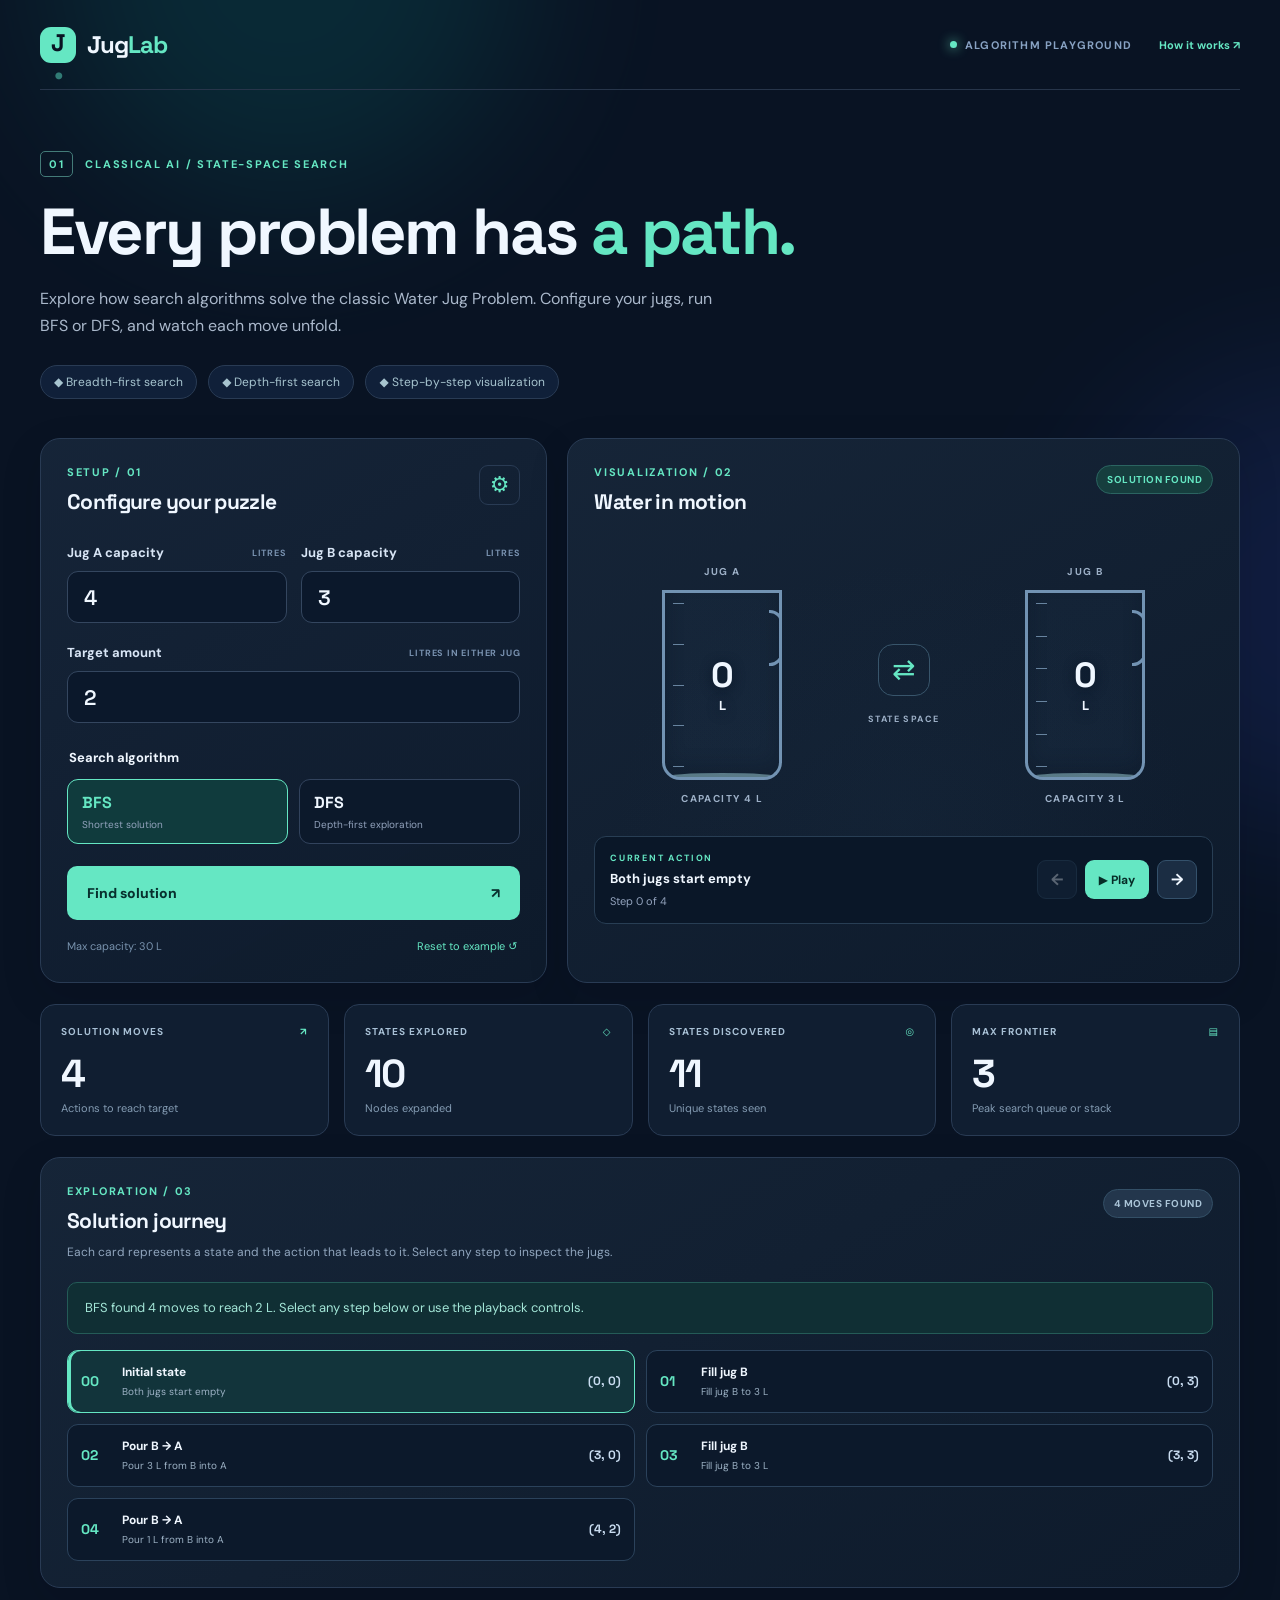
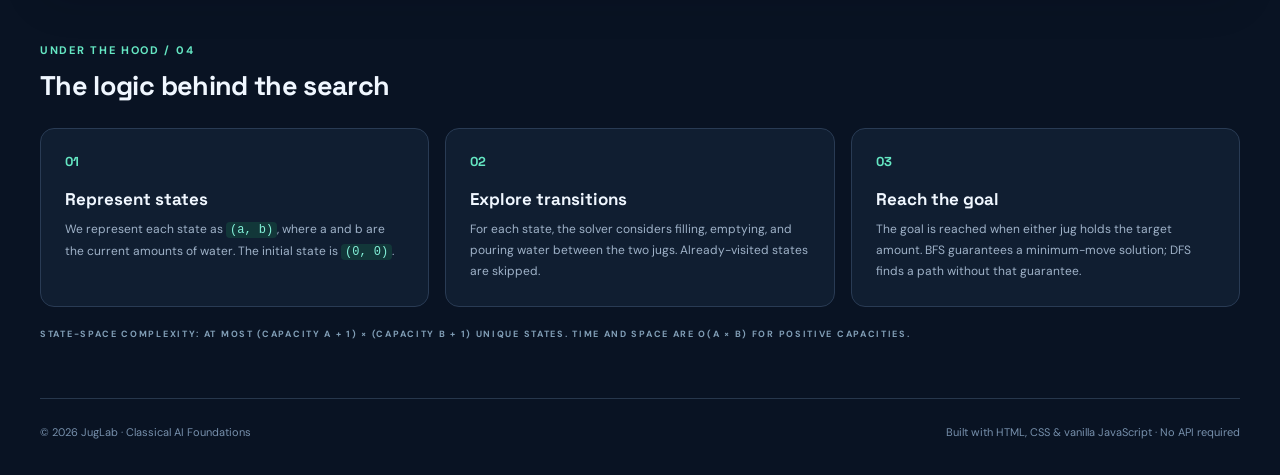
<file: index.html>
<!doctype html>
<html lang="en">
<head>
  <meta charset="utf-8" />
  <meta name="viewport" content="width=device-width, initial-scale=1" />
  <meta name="description" content="Solve and visualize the classical Artificial Intelligence Water Jug Problem with BFS and DFS state-space search." />
  <meta name="theme-color" content="#0a1425" />
  <title>JugLab | Water Jug AI Solver</title>
  <link rel="icon" href="favicon.svg" type="image/svg+xml" />
  <link rel="stylesheet" href="styles.css" />
  <script type="module" src="js/app.mjs"></script>
</head>
<body>
  <div class="background-orb orb-one" aria-hidden="true"></div>
  <div class="background-orb orb-two" aria-hidden="true"></div>
  <header class="site-header shell">
    <a class="brand" href="#top" aria-label="JugLab home"><span class="brand-icon" aria-hidden="true">J<span>•</span></span><span>Jug<span class="brand-accent">Lab</span></span></a>
    <div class="header-side"><span class="header-meta"><span class="status-dot"></span> ALGORITHM PLAYGROUND</span><a class="header-link" href="#how-it-works">How it works <span aria-hidden="true">↗</span></a></div>
  </header>
  <main class="shell" id="top">
    <section class="intro" aria-labelledby="page-title">
      <div class="eyebrow"><span class="eyebrow-mark">01</span> CLASSICAL AI / STATE-SPACE SEARCH</div>
      <h1 id="page-title">Every problem has <span> a path.</span></h1>
      <p>Explore how search algorithms solve the classic Water Jug Problem. Configure your jugs, run BFS or DFS, and watch each move unfold.</p>
      <div class="intro-chips"><span>◆ Breadth-first search</span><span>◆ Depth-first search</span><span>◆ Step-by-step visualization</span></div>
    </section>
    <div class="workspace">
      <section class="panel controls-panel" aria-labelledby="setup-title">
        <div class="panel-heading"><div><div class="section-number">SETUP / 01</div><h2 id="setup-title">Configure your puzzle</h2></div><span class="mini-icon" aria-hidden="true">⚙</span></div>
        <form id="puzzle-form" novalidate>
          <div class="form-grid">
            <label class="field" for="capacity-a"><span>Jug A capacity <small>LITRES</small></span><input id="capacity-a" name="capacity-a" type="number" min="1" max="30" step="1" inputmode="numeric" value="4" required /></label>
            <label class="field" for="capacity-b"><span>Jug B capacity <small>LITRES</small></span><input id="capacity-b" name="capacity-b" type="number" min="1" max="30" step="1" inputmode="numeric" value="3" required /></label>
          </div>
          <label class="field target-field" for="target"><span>Target amount <small>LITRES IN EITHER JUG</small></span><input id="target" name="target" type="number" min="0" max="30" step="1" inputmode="numeric" value="2" required /></label>
          <fieldset class="algorithm-picker"><legend>Search algorithm</legend><label class="algorithm-option"><input type="radio" name="algorithm" value="bfs" checked /><span class="option-body"><strong>BFS</strong><small>Shortest solution</small></span></label><label class="algorithm-option"><input type="radio" name="algorithm" value="dfs" /><span class="option-body"><strong>DFS</strong><small>Depth-first exploration</small></span></label></fieldset>
          <button type="submit" class="primary-button" id="solve-button"><span>Find solution</span><span aria-hidden="true">↗</span></button>
          <div class="control-helper"><span>Max capacity: 30 L</span><button type="button" id="reset-button" class="text-button">Reset to example ↺</button></div>
        </form>
      </section>
      <section class="panel visual-panel" aria-labelledby="visual-title">
        <div class="panel-heading"><div><div class="section-number">VISUALIZATION / 02</div><h2 id="visual-title">Water in motion</h2></div><span id="result-pill" class="result-pill" role="status">READY TO SOLVE</span></div>
        <div class="jug-stage" aria-label="Current water amounts">
          <div class="jug-wrapper"><span class="jug-label">JUG A</span><div class="jug-vessel jug-a" id="jug-a-vessel" role="img" aria-label="Jug A: 0 of 4 litres"><div class="jug-scale" aria-hidden="true"><i></i><i></i><i></i><i></i><i></i></div><div class="water water-a" id="water-a"></div><span class="jug-water-label" id="level-a">0<span> L</span></span></div><div class="jug-capacity" id="capacity-a-label">CAPACITY 4 L</div></div>
          <div class="stage-middle"><div class="transfer-icon" aria-hidden="true">⇄</div><span>STATE SPACE</span></div>
          <div class="jug-wrapper"><span class="jug-label">JUG B</span><div class="jug-vessel jug-b" id="jug-b-vessel" role="img" aria-label="Jug B: 0 of 3 litres"><div class="jug-scale" aria-hidden="true"><i></i><i></i><i></i><i></i><i></i><i></i></div><div class="water water-b" id="water-b"></div><span class="jug-water-label" id="level-b">0<span> L</span></span></div><div class="jug-capacity" id="capacity-b-label">CAPACITY 3 L</div></div>
        </div>
        <div class="playback"><div class="playback-info"><span class="playback-kicker">CURRENT ACTION</span><strong id="step-action">Both jugs start empty</strong><small id="step-position">Step 0 of 0</small></div><div class="playback-actions"><button type="button" id="previous-step" class="icon-button" aria-label="Previous step" title="Previous step" disabled>←</button><button type="button" id="play-pause" class="play-button" aria-label="Play solution" disabled>▶ <span id="play-label">Play</span></button><button type="button" id="next-step" class="icon-button" aria-label="Next step" title="Next step" disabled>→</button></div></div>
      </section>
    </div>
    <section class="metrics" aria-label="Algorithm results"><div class="metric"><div class="metric-label">SOLUTION MOVES <span>↗</span></div><div class="metric-value" id="moves-count">—</div><div class="metric-note">Actions to reach target</div></div><div class="metric"><div class="metric-label">STATES EXPLORED <span>◇</span></div><div class="metric-value" id="explored-count">—</div><div class="metric-note">Nodes expanded</div></div><div class="metric"><div class="metric-label">STATES DISCOVERED <span>◎</span></div><div class="metric-value" id="discovered-count">—</div><div class="metric-note">Unique states seen</div></div><div class="metric"><div class="metric-label">MAX FRONTIER <span>▤</span></div><div class="metric-value" id="frontier-count">—</div><div class="metric-note">Peak search queue or stack</div></div></section>
    <section class="panel solution-panel" aria-labelledby="solution-title"><div class="panel-heading solution-heading"><div><div class="section-number">EXPLORATION / 03</div><h2 id="solution-title">Solution journey</h2><p>Each card represents a state and the action that leads to it. Select any step to inspect the jugs.</p></div><span class="steps-badge" id="steps-badge">NO STEPS YET</span></div><div id="message" class="message" role="status" aria-live="polite">Choose your jug capacities and target, then select <strong>Find solution</strong> to start.</div><ol id="step-list" class="step-list" aria-label="Solution steps"></ol></section>
    <section class="how-section" id="how-it-works" aria-labelledby="how-title"><div class="section-number">UNDER THE HOOD / 04</div><h2 id="how-title">The logic behind the search</h2><div class="knowledge-grid"><article class="knowledge-card"><div class="knowledge-icon">01</div><h3>Represent states</h3><p>We represent each state as <code>(a, b)</code>, where a and b are the current amounts of water. The initial state is <code>(0, 0)</code>.</p></article><article class="knowledge-card"><div class="knowledge-icon">02</div><h3>Explore transitions</h3><p>For each state, the solver considers filling, emptying, and pouring water between the two jugs. Already-visited states are skipped.</p></article><article class="knowledge-card"><div class="knowledge-icon">03</div><h3>Reach the goal</h3><p>The goal is reached when either jug holds the target amount. BFS guarantees a minimum-move solution; DFS finds a path without that guarantee.</p></article></div><div class="knowledge-footnote">STATE-SPACE COMPLEXITY: AT MOST (CAPACITY A + 1) × (CAPACITY B + 1) UNIQUE STATES. TIME AND SPACE ARE O(A × B) FOR POSITIVE CAPACITIES.</div></section>
  </main>
  <footer class="site-footer shell"><span>© 2026 JugLab · Classical AI Foundations</span><span>Built with HTML, CSS & vanilla JavaScript · No API required</span></footer>
</body>
</html>
</file>
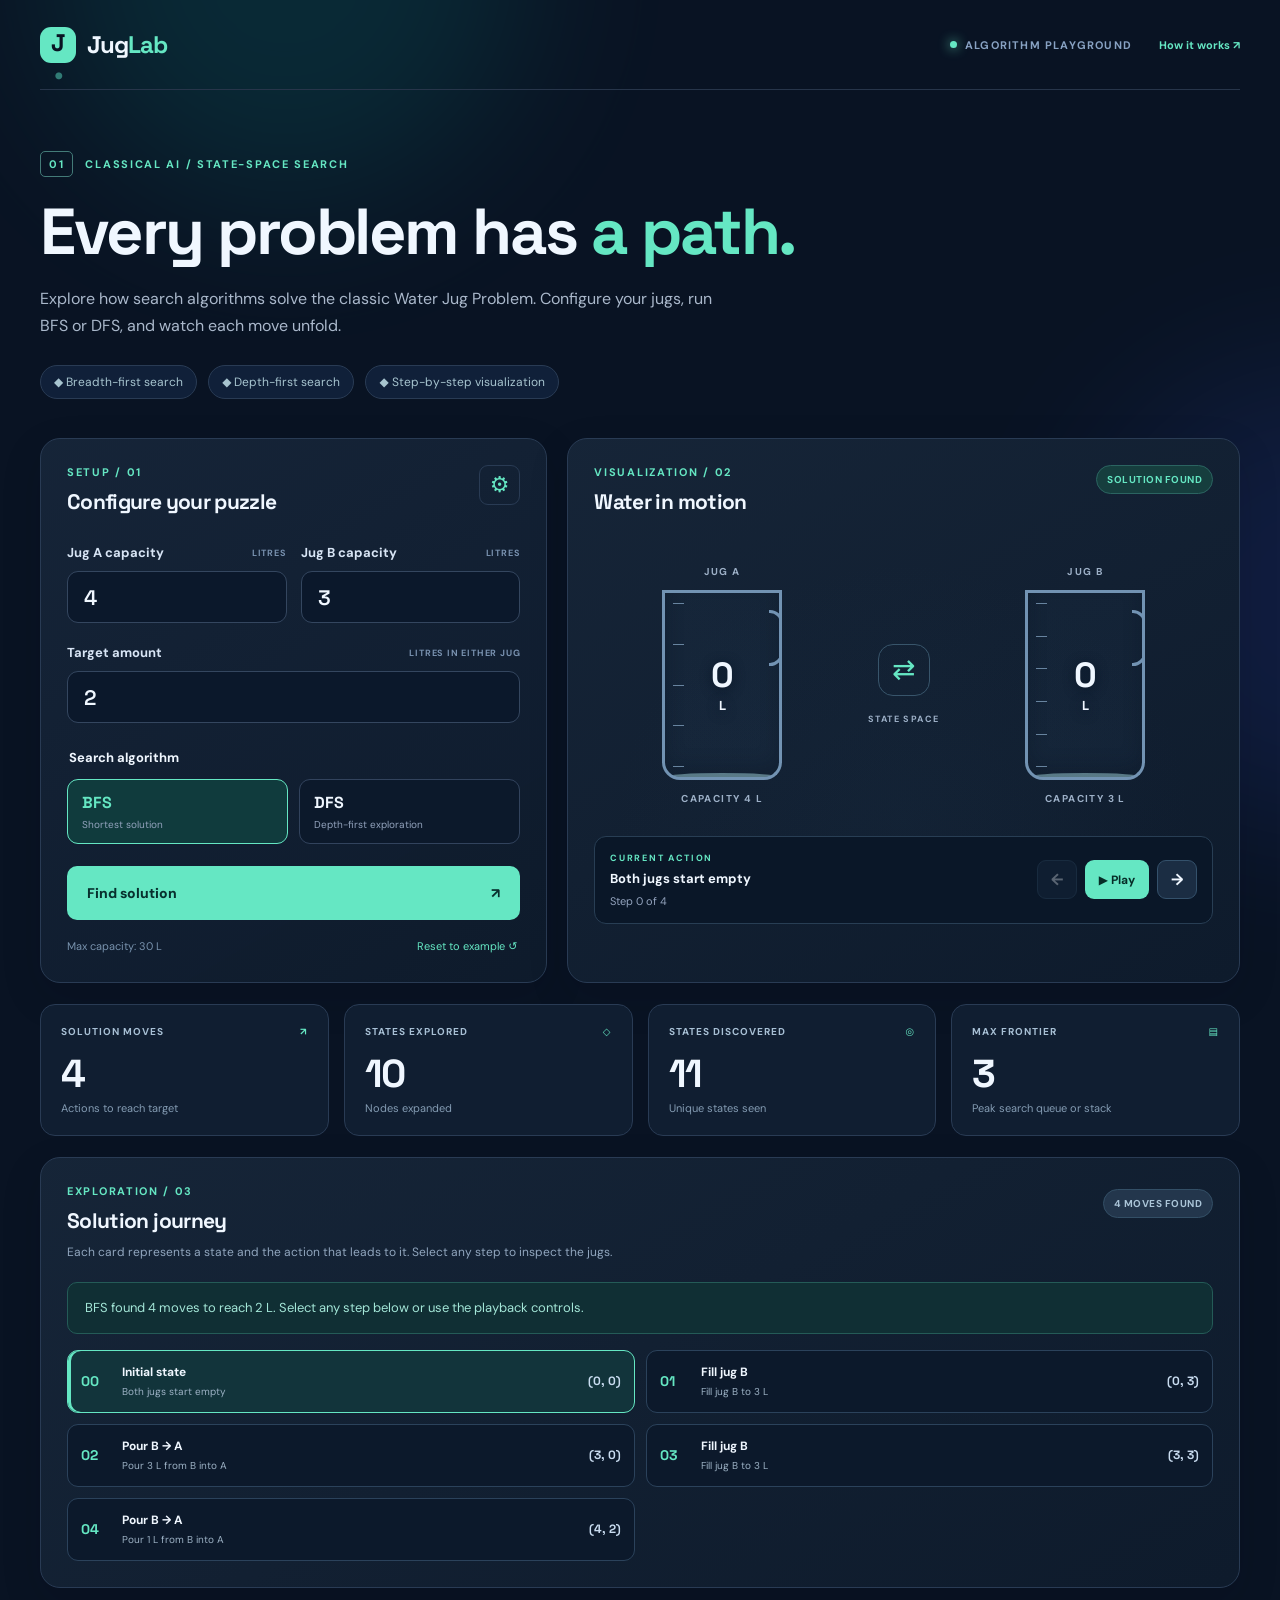
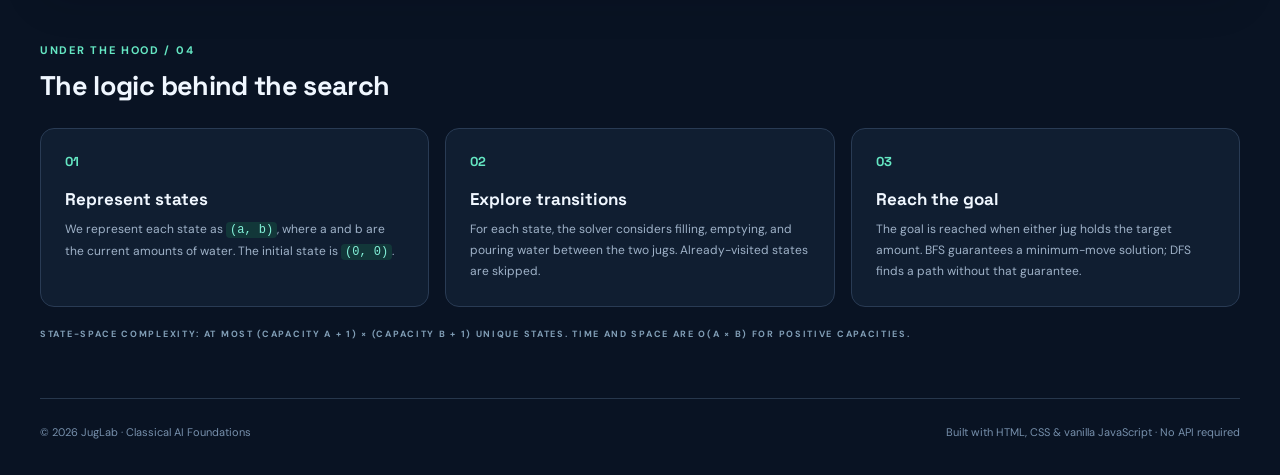
<file: water-jug-ai-standalone.html>
<!doctype html>
<html lang="en">
<head>
  <meta charset="utf-8" />
  <meta name="viewport" content="width=device-width, initial-scale=1" />
  <meta name="description" content="Solve and visualize the classical Artificial Intelligence Water Jug Problem with BFS and DFS state-space search." />
  <meta name="theme-color" content="#0a1425" />
  <title>JugLab | Water Jug AI Solver</title>
  <style>
@import url('https://fonts.googleapis.com/css2?family=DM+Sans:wght@400;500;600;700&family=Space+Grotesk:wght@400;500;600;700&display=swap');
:root{color-scheme:dark;--bg:#091323;--card:#111e31;--card2:#15243a;--border:#293b54;--muted:#93a3bd;--text:#f0f7ff;--mint:#65e7c3;--blue:#57bafd;--orange:#ffa56b;--radius:20px;font-family:'DM Sans',system-ui,-apple-system,Segoe UI,sans-serif;font-synthesis:none}
*{box-sizing:border-box}html{scroll-behavior:smooth}body{margin:0;min-height:100vh;color:var(--text);background:var(--bg);overflow-x:hidden}button,input{font:inherit}button{cursor:pointer}button:disabled{cursor:not-allowed;opacity:.35}a{color:inherit;text-decoration:none}a:focus-visible,button:focus-visible,input:focus-visible{outline:3px solid var(--mint);outline-offset:3px}.shell{width:min(1200px,calc(100% - 48px));margin-inline:auto}.background-orb{position:absolute;pointer-events:none;border-radius:50%;filter:blur(80px);opacity:.18;z-index:-1}.orb-one{width:470px;height:470px;background:#0b8f89;top:-270px;left:4%}.orb-two{width:460px;height:460px;background:#314aba;top:370px;right:-270px}.site-header{display:flex;justify-content:space-between;align-items:center;height:90px;border-bottom:1px solid #27354a}.brand{display:flex;align-items:center;gap:11px;font-family:'Space Grotesk',system-ui,sans-serif;font-weight:700;font-size:24px;letter-spacing:-1px}.brand-icon{display:grid;place-items:center;width:36px;height:36px;color:var(--bg);background:var(--mint);border-radius:11px;font-weight:700;font-size:24px}.brand-icon span{color:#317b75}.brand-accent{color:var(--mint)}.header-side{display:flex;align-items:center;gap:27px}.header-meta,.header-link{font-size:11px;font-weight:700;letter-spacing:1.2px}.header-meta{color:#88a2c3;display:flex;align-items:center;gap:8px}.status-dot{height:7px;width:7px;border-radius:50%;background:var(--mint);box-shadow:0 0 12px var(--mint)}.header-link{letter-spacing:0;color:var(--mint)}.header-link:hover{text-decoration:underline}.intro{padding:61px 0 39px}.eyebrow,.section-number,.playback-kicker,.knowledge-footnote{font-size:11px;letter-spacing:1.7px;color:var(--mint);font-weight:700}.eyebrow{display:flex;align-items:center;gap:12px}.eyebrow-mark{border:1px solid #437b78;padding:5px 8px;border-radius:5px}.intro h1{font-family:'Space Grotesk',system-ui,sans-serif;font-size:clamp(36px,5.3vw,65px);line-height:1.12;letter-spacing:-2.5px;margin:19px 0 16px;font-weight:700}.intro h1 span{color:var(--mint)}.intro>p{max-width:680px;color:#aab8cb;font-size:16px;line-height:1.7;margin:0}.intro-chips{display:flex;gap:11px;flex-wrap:wrap;margin-top:26px}.intro-chips span{font-size:12px;border:1px solid var(--border);border-radius:100px;padding:8px 13px;color:#a7c4cf;background:#102039}.workspace{display:grid;grid-template-columns:.86fr 1.14fr;gap:20px}.panel{background:linear-gradient(150deg,rgba(22,37,56,.98),rgba(14,27,44,.99));border:1px solid var(--border);border-radius:var(--radius);padding:26px;box-shadow:0 14px 40px #050a1721}.panel-heading{display:flex;align-items:flex-start;justify-content:space-between;gap:16px;margin-bottom:29px}.panel-heading h2,.how-section h2{font-family:'Space Grotesk',sans-serif;font-size:21px;letter-spacing:-.65px;margin:9px 0 0}.mini-icon{color:var(--mint);border:1px solid var(--border);border-radius:9px;padding:8px 10px;font-size:22px;line-height:1}.form-grid{display:grid;grid-template-columns:1fr 1fr;gap:14px}.field{display:block;min-width:0}.field>span{display:flex;justify-content:space-between;gap:6px;align-items:center;margin-bottom:10px;font-size:13px;font-weight:700;color:#d8e5f5}.field small{font-weight:700;letter-spacing:.8px;font-size:9px;color:#7992b0;text-align:right}.field input{background:#0b182b;border:1px solid #34465f;border-radius:11px;outline:0;color:var(--text);width:100%;height:52px;font-family:'Space Grotesk',sans-serif;font-weight:600;font-size:21px;padding:12px 16px;transition:border-color .2s,background .2s}.field input:focus{border-color:var(--mint);background:#10233a}.target-field{margin-top:21px}.algorithm-picker{margin:26px 0 22px;padding:0;border:0;display:grid;grid-template-columns:1fr 1fr;gap:11px}.algorithm-picker legend{display:block;width:100%;font-size:13px;font-weight:700;margin-bottom:13px}.algorithm-option{position:relative;min-width:0}.algorithm-option input{opacity:0;position:absolute;width:1px;height:1px}.option-body{background:#0c192b;border:1px solid #32435d;border-radius:11px;padding:12px 14px;display:flex;flex-direction:column;gap:5px;transition:.2s}.option-body strong{font-family:'Space Grotesk',sans-serif;font-size:16px}.option-body small{font-size:10px;color:var(--muted)}.algorithm-option input:checked+.option-body{background:#103b3d;border-color:var(--mint)}.algorithm-option input:checked+.option-body strong{color:var(--mint)}.algorithm-option input:focus-visible+.option-body{outline:3px solid var(--mint);outline-offset:3px}.primary-button{width:100%;border:none;border-radius:10px;background:var(--mint);color:#07302e;font-weight:800;font-size:14px;display:flex;align-items:center;justify-content:space-between;padding:18px 20px;transition:transform .2s,filter .2s}.primary-button:hover{filter:brightness(1.08);transform:translateY(-1px)}.control-helper{display:flex;align-items:center;justify-content:space-between;gap:8px;margin-top:16px;color:#7892ad;font-size:11px}.text-button{border:0;background:transparent;color:var(--mint);padding:3px;font-size:11px}.text-button:hover{text-decoration:underline}.result-pill,.steps-badge{font-size:10px;white-space:nowrap;font-weight:700;letter-spacing:.5px;color:#abc5d8;background:#23364c;border:1px solid #334f66;border-radius:100px;padding:7px 10px}.success-pill{color:var(--mint);background:#163e3e;border-color:#2b6461}.error-pill{color:#ffb0a4;background:#4d292f;border-color:#76414b}.jug-stage{min-height:292px;display:flex;justify-content:space-around;align-items:center;gap:10px;background:radial-gradient(ellipse at 50% 95%,#203a5322,transparent 66%);padding:16px 0 26px}.jug-wrapper{text-align:center;flex:1;min-width:0;display:flex;align-items:center;flex-direction:column;gap:12px}.jug-label,.jug-capacity,.stage-middle>span{color:#9db0c7;font-size:10px;letter-spacing:1.4px;font-weight:700}.jug-vessel{position:relative;width:min(120px,100%);height:190px;border:3px solid #7293b3;border-top:0;border-radius:0 0 18px 18px;background:linear-gradient(180deg,#203c5720,#34577b18);overflow:hidden;box-shadow:inset 0 -10px 18px #070f1b42}.jug-vessel:before,.jug-vessel:after{content:'';position:absolute;top:0;left:0;right:0;height:3px;background:#7293b3;z-index:2}.jug-vessel:after{right:-4px;left:auto;height:50px;width:11px;top:20px;border:3px solid #7293b3;border-left:0;border-radius:0 13px 13px 0;background:transparent}.water{position:absolute;bottom:0;width:100%;height:0;transition:height .55s cubic-bezier(.2,.7,.1,1);opacity:.94}.water-a{background:linear-gradient(180deg,#61cff6,#2372da)}.water-b{background:linear-gradient(180deg,#84f8c5,#239a9b)}.water:before{content:'';position:absolute;top:-4px;left:0;right:0;height:8px;border-radius:50%;background:#c1fbff70}.jug-water-label{position:absolute;inset:0;z-index:4;display:grid;place-content:center;font-family:'Space Grotesk',sans-serif;font-weight:700;font-size:35px;text-shadow:0 2px 12px #071425;pointer-events:none}.jug-water-label span{font-size:13px;display:inline}.jug-scale{position:absolute;z-index:3;top:13px;left:8px;bottom:10px;display:flex;flex-direction:column;justify-content:space-between}.jug-scale i{height:1px;width:11px;background:#a6cced92}.stage-middle{text-align:center;min-width:88px;align-self:center}.transfer-icon{width:52px;height:52px;border:1px solid #38556b;border-radius:15px;color:var(--mint);margin:0 auto 10px;display:grid;place-items:center;font-size:28px}.stage-middle>span{font-size:9px}.playback{display:flex;justify-content:space-between;align-items:center;gap:12px;background:#0a1728;border:1px solid #283e54;border-radius:12px;padding:15px}.playback-info{display:flex;flex-direction:column;gap:6px;min-width:0}.playback-kicker{font-size:9px}.playback-info strong{font-size:13px;font-weight:700;line-height:1.35}.playback-info small{font-size:11px;color:var(--muted)}.playback-actions{display:flex;align-items:center;gap:8px}.icon-button,.play-button{border:1px solid #34516b;color:var(--text);background:#1b2d43;border-radius:9px;height:39px;min-width:40px;font-weight:700}.icon-button:not(:disabled):hover{background:#294561}.play-button{background:var(--mint);color:#062d27;border:0;font-size:12px;padding:0 14px}.play-button.is-playing{background:#ffe29c}.metrics{display:grid;grid-template-columns:repeat(4,1fr);gap:15px;margin:21px 0}.metric{background:#101e31;border:1px solid var(--border);border-radius:15px;padding:20px;min-width:0}.metric-label{display:flex;justify-content:space-between;gap:6px;letter-spacing:1px;color:#a8c0d5;font-size:10px;font-weight:700}.metric-label span{color:var(--mint)}.metric-value{font-family:'Space Grotesk',sans-serif;font-size:39px;font-weight:700;letter-spacing:-2px;margin:11px 0 3px}.metric-note{color:#849cb3;font-size:11px}.solution-panel{margin-bottom:52px}.solution-heading{margin-bottom:20px}.solution-heading p{color:#91a6be;font-size:12px;line-height:1.6;margin:9px 0 0}.steps-badge{margin-top:5px}.message{font-size:13px;line-height:1.65;color:#bbcbdd;background:#132841;border:1px solid #305272;border-radius:10px;padding:14px 17px;margin-bottom:16px}.message.success{background:#102f34;border-color:#245b57;color:#a3e6d7}.message.error{background:#3b2632;border-color:#693e4f;color:#ffd0c7}.step-list{margin:0;padding:0;list-style:none;display:grid;grid-template-columns:repeat(2,minmax(0,1fr));gap:11px}.step-card{width:100%;border:1px solid #2b425b;background:#0c192b;color:var(--text);text-align:left;border-radius:11px;padding:13px;display:flex;align-items:center;gap:13px;transition:border-color .2s,background .2s}.step-card:hover{border-color:#6794a9;background:#192c42}.step-card.active{border-color:var(--mint);background:#12343b;box-shadow:inset 3px 0 0 var(--mint)}.step-number{font:700 14px 'Space Grotesk',sans-serif;color:var(--mint);width:28px;flex-shrink:0}.step-text{flex:1;min-width:0;display:flex;flex-direction:column;gap:5px}.step-text strong{font-size:12px}.step-text small{font-size:10px;color:#9db2c5;line-height:1.4}.step-state{font:700 12px 'Space Grotesk',sans-serif;color:#c9dcf0;white-space:nowrap}.how-section{margin:55px 0}.how-section h2{font-size:27px;margin:11px 0 25px}.knowledge-grid{display:grid;grid-template-columns:repeat(3,1fr);gap:16px}.knowledge-card{background:#101e31;border:1px solid var(--border);border-radius:14px;padding:24px}.knowledge-icon{font:700 13px 'Space Grotesk',sans-serif;color:var(--mint)}.knowledge-card h3{font-family:'Space Grotesk',sans-serif;margin:18px 0 9px;font-size:17px}.knowledge-card p{margin:0;font-size:12px;color:#9fb2c8;line-height:1.75}.knowledge-card code{color:#83f0d8;background:#123739;border-radius:4px;padding:1px 4px}.knowledge-footnote{color:#819eb6;line-height:1.75;margin-top:20px;font-size:9px}.site-footer{display:flex;justify-content:space-between;gap:16px;padding:26px 0 36px;border-top:1px solid #27374c;color:#7790ac;font-size:11px}
@media(max-width:970px){.workspace{grid-template-columns:1fr 1fr}.panel{padding:21px}.intro h1{letter-spacing:-1.8px}.stage-middle{min-width:55px}.stage-middle>span{display:none}.jug-vessel{height:170px;width:100px}.metrics{grid-template-columns:repeat(2,1fr)}.step-list{grid-template-columns:1fr}.playback{flex-wrap:wrap}.playback-actions{width:100%;justify-content:space-between}}
@media(max-width:720px){.shell{width:min(100% - 28px,540px)}.site-header{height:74px}.header-meta{display:none}.header-side{gap:0}.intro{padding:45px 0 32px}.intro h1{font-size:clamp(36px,8vw,51px);letter-spacing:-1.3px}.intro>p{font-size:14px}.workspace{grid-template-columns:1fr;gap:16px}.panel{padding:22px}.jug-stage{min-height:278px}.jug-vessel{width:120px;height:190px}.playback{flex-wrap:nowrap}.playback-actions{width:auto}.metrics{gap:11px}.metric{padding:16px}.metric-value{font-size:32px}.metric-label{font-size:9px}.metric-note{font-size:10px}.step-list{grid-template-columns:1fr}.knowledge-grid{grid-template-columns:1fr}.knowledge-card{padding:19px}.knowledge-card h3{margin-top:10px}.site-footer{flex-direction:column}.how-section{margin:40px 0}}
@media(max-width:420px){.intro-chips{gap:8px}.intro-chips span{font-size:10px}.panel{padding:17px}.panel-heading h2{font-size:19px}.jug-vessel{height:156px;width:94px}.jug-stage{min-height:245px}.jug-water-label{font-size:29px}.transfer-icon{width:39px;height:39px;font-size:21px}.stage-middle{min-width:41px}.field small{font-size:8px}.form-grid{gap:10px}.playback{flex-wrap:wrap}.playback-actions{width:100%}.step-state{font-size:11px}.metrics{grid-template-columns:repeat(2,1fr)}}
@media(prefers-reduced-motion:reduce){*,*:before,*:after{scroll-behavior:auto!important;transition:none!important;animation:none!important}}

  </style>
  <script type="module">
/**
 * Classical AI: Water Jug state-space search.
 * Each state [a, b] represents the amount of water in jug A and B.
 * Every legal operation has equal cost (one move).
 */
const MAX_CAPACITY = 30;

const key = ([a, b]) => `${a},${b}`;

function gcd(a, b) {
  while (b !== 0) [a, b] = [b, a % b];
  return a;
}

function validateProblem(capA, capB, target, algorithm = 'bfs') {
  for (const [name, value] of [['Jug A capacity', capA], ['Jug B capacity', capB], ['Target', target]]) {
    if (!Number.isInteger(value)) return `${name} must be a whole number.`;
  }
  if (capA < 1 || capB < 1) return 'Jug capacities must be at least 1 litre.';
  if (capA > MAX_CAPACITY || capB > MAX_CAPACITY) return `Jug capacities cannot exceed ${MAX_CAPACITY} litres in this demo.`;
  if (target < 0) return 'Target cannot be negative.';
  if (target > Math.max(capA, capB)) return 'The target must fit in at least one jug.';
  if (!['bfs', 'dfs'].includes(algorithm)) return 'Choose either BFS or DFS.';
  return null;
}

/** Enumerate legal actions, omitting no-ops. */
function getSuccessors(state, capA, capB) {
  const [a, b] = state;
  const aToB = Math.min(a, capB - b);
  const bToA = Math.min(b, capA - a);
  const candidates = [
    { state: [capA, b], action: 'Fill jug A', detail: `Fill jug A to ${capA} L` },
    { state: [a, capB], action: 'Fill jug B', detail: `Fill jug B to ${capB} L` },
    { state: [0, b], action: 'Empty jug A', detail: 'Empty jug A completely' },
    { state: [a, 0], action: 'Empty jug B', detail: 'Empty jug B completely' },
    { state: [a - aToB, b + aToB], action: 'Pour A → B', detail: `Pour ${aToB} L from A into B` },
    { state: [a + bToA, b - bToA], action: 'Pour B → A', detail: `Pour ${bToA} L from B into A` },
  ];
  return candidates.filter(({ state: next }) => next[0] !== a || next[1] !== b);
}

/**
 * Find a path to a state where EITHER jug has the target amount.
 * BFS yields a shortest action sequence for the unweighted graph.
 * DFS yields some solution, potentially using more actions.
 */
function solveWaterJug(capA, capB, target, algorithm = 'bfs') {
  const error = validateProblem(capA, capB, target, algorithm);
  if (error) return { status: 'invalid', reason: error, steps: [], explored: 0, discovered: 0, maxFrontier: 0 };

  const start = [0, 0];
  if (target === 0) {
    return { status: 'solved', reason: '', algorithm, steps: [{ state: start, action: 'Initial state', detail: 'Both jugs start empty' }], explored: 1, discovered: 1, maxFrontier: 1 };
  }

  if (target % gcd(capA, capB) !== 0) {
    return {
      status: 'unreachable',
      reason: `Impossible with ${capA} L and ${capB} L jugs: ${target} is not a multiple of their greatest common divisor (${gcd(capA, capB)}).`,
      algorithm, steps: [], explored: 0, discovered: 0, maxFrontier: 0,
    };
  }

  const stack = [start];
  let head = 0;
  const seen = new Set([key(start)]);
  const parents = new Map([[key(start), null]]);
  let explored = 0;
  let maxFrontier = 1;

  while ((algorithm === 'bfs' ? head < stack.length : stack.length > 0)) {
    const current = algorithm === 'bfs' ? stack[head++] : stack.pop();
    explored++;
    if (current[0] === target || current[1] === target) {
      const steps = [];
      let nodeKey = key(current);
      while (nodeKey !== null) {
        const record = parents.get(nodeKey);
        const state = nodeKey.split(',').map(Number);
        steps.push(record ? { state, action: record.action, detail: record.detail } : { state, action: 'Initial state', detail: 'Both jugs start empty' });
        nodeKey = record ? record.from : null;
      }
      steps.reverse();
      return { status: 'solved', reason: '', algorithm, steps, explored, discovered: seen.size, maxFrontier };
    }

    const successors = getSuccessors(current, capA, capB);
    // DFS reverses insertion order so its first expanded action mirrors the BFS ordering.
    if (algorithm === 'dfs') successors.reverse();
    for (const next of successors) {
      const id = key(next.state);
      if (seen.has(id)) continue;
      seen.add(id);
      parents.set(id, { from: key(current), action: next.action, detail: next.detail });
      stack.push(next.state);
    }
    const frontier = algorithm === 'bfs' ? stack.length - head : stack.length;
    maxFrontier = Math.max(maxFrontier, frontier);
  }

  return {
    status: 'unreachable',
    reason: 'The search exhausted all reachable states without finding the target.',
    algorithm, steps: [], explored, discovered: seen.size, maxFrontier,
  };
}


const $ = (id) => document.getElementById(id);
const form = $('puzzle-form');
let result = null;
let currentStep = 0;
let timer = null;
let config = { a: 4, b: 3, target: 2, algorithm: 'bfs' };

function stopPlayback() {
  if (timer !== null) window.clearInterval(timer);
  timer = null;
  $('play-label').textContent = 'Play';
  $('play-pause').setAttribute('aria-label', 'Play solution');
  $('play-pause').classList.remove('is-playing');
}

function displayWater(a, b) {
  for (const [jug, amount, capacity] of [['a', a, config.a], ['b', b, config.b]]) {
    $(`water-${jug}`).style.height = `${(amount / capacity) * 100}%`;
    const level = $(`level-${jug}`);
    level.textContent = String(amount);
    const unit = document.createElement('span');
    unit.textContent = ' L';
    level.append(unit);
    $(`jug-${jug}-vessel`).setAttribute('aria-label', `Jug ${jug.toUpperCase()}: ${amount} of ${capacity} litres`);
    $(`capacity-${jug}-label`).textContent = `CAPACITY ${capacity} L`;
  }
}

function displayStep(index, shouldScroll = false) {
  if (!result || result.status !== 'solved') return;
  currentStep = Math.max(0, Math.min(index, result.steps.length - 1));
  const step = result.steps[currentStep];
  displayWater(...step.state);
  $('step-action').textContent = step.detail;
  $('step-position').textContent = `Step ${currentStep} of ${result.steps.length - 1}`;
  $('previous-step').disabled = currentStep === 0;
  $('next-step').disabled = currentStep === result.steps.length - 1;
  const cards = document.querySelectorAll('.step-card');
  cards.forEach((card, i) => {
    card.classList.toggle('active', i === currentStep);
    card.setAttribute('aria-current', String(i === currentStep ? 'step' : 'false'));
  });
  const active = cards[currentStep];
  if (active && shouldScroll) active.scrollIntoView({ block: 'nearest', behavior: 'smooth' });
}

function setMetric(id, value) { $(id).textContent = String(value); }

function renderSteps(steps) {
  const list = $('step-list');
  list.replaceChildren();
  const fragment = document.createDocumentFragment();
  steps.forEach((step, i) => {
    const item = document.createElement('li');
    const button = document.createElement('button');
    button.type = 'button';
    button.className = 'step-card';
    const number = document.createElement('span');
    number.className = 'step-number';
    number.textContent = String(i).padStart(2, '0');
    const text = document.createElement('span');
    text.className = 'step-text';
    const title = document.createElement('strong');
    title.textContent = step.action;
    const detail = document.createElement('small');
    detail.textContent = step.detail;
    text.append(title, detail);
    const state = document.createElement('span');
    state.className = 'step-state';
    state.textContent = `(${step.state[0]}, ${step.state[1]})`;
    button.append(number, text, state);
    button.addEventListener('click', () => { stopPlayback(); displayStep(i, true); });
    item.append(button);
    fragment.append(item);
  });
  list.append(fragment);
}

function setMessage(text, type) {
  const message = $('message');
  message.textContent = text;
  message.className = `message ${type || ''}`.trim();
  message.hidden = false;
}

function runSolver(event) {
  if (event) event.preventDefault();
  stopPlayback();
  const a = Number($('capacity-a').value);
  const b = Number($('capacity-b').value);
  const target = Number($('target').value);
  const algorithm = form.elements.algorithm.value;
  if ([$('capacity-a'), $('capacity-b'), $('target')].some(input => input.value.trim() === '')) {
    setMessage('Please enter both jug capacities and a target.', 'error');
    $('result-pill').textContent = 'INVALID INPUT';
    $('result-pill').className = 'result-pill error-pill';
    return;
  }
  const nextResult = solveWaterJug(a, b, target, algorithm);
  if (nextResult.status === 'invalid') {
    setMessage(nextResult.reason, 'error');
    $('result-pill').textContent = 'INVALID INPUT';
    $('result-pill').className = 'result-pill error-pill';
    return;
  }
  config = { a, b, target, algorithm };
  result = nextResult;
  currentStep = 0;
  displayWater(0, 0);
  setMetric('moves-count', nextResult.status === 'solved' ? nextResult.steps.length - 1 : '0');
  setMetric('explored-count', nextResult.explored);
  setMetric('discovered-count', nextResult.discovered);
  setMetric('frontier-count', nextResult.maxFrontier);
  $('play-pause').disabled = nextResult.status !== 'solved' || nextResult.steps.length <= 1;
  $('steps-badge').textContent = nextResult.status === 'solved' ? `${nextResult.steps.length - 1} MOVES FOUND` : 'NO SOLUTION';
  if (nextResult.status === 'solved') {
    $('result-pill').textContent = 'SOLUTION FOUND';
    $('result-pill').className = 'result-pill success-pill';
    const moves = nextResult.steps.length - 1;
    setMessage(`${algorithm.toUpperCase()} found ${moves} move${moves === 1 ? '' : 's'} to reach ${target} L. Select any step below or use the playback controls.`, 'success');
    renderSteps(nextResult.steps);
    displayStep(0);
  } else {
    $('result-pill').textContent = 'UNREACHABLE';
    $('result-pill').className = 'result-pill error-pill';
    $('step-list').replaceChildren();
    $('step-action').textContent = 'No valid solution';
    $('step-position').textContent = 'Try a different target';
    $('previous-step').disabled = true;
    $('next-step').disabled = true;
    setMessage(nextResult.reason, 'error');
  }
}

form.addEventListener('submit', runSolver);
$('reset-button').addEventListener('click', () => {
  $('capacity-a').value = 4;
  $('capacity-b').value = 3;
  $('target').value = 2;
  form.elements.algorithm.value = 'bfs';
  runSolver();
});
$('previous-step').addEventListener('click', () => { stopPlayback(); displayStep(currentStep - 1); });
$('next-step').addEventListener('click', () => { stopPlayback(); displayStep(currentStep + 1); });
$('play-pause').addEventListener('click', () => {
  if (!result || result.status !== 'solved') return;
  if (timer !== null) { stopPlayback(); return; }
  if (currentStep === result.steps.length - 1) displayStep(0);
  $('play-label').textContent = 'Pause';
  $('play-pause').setAttribute('aria-label', 'Pause solution');
  $('play-pause').classList.add('is-playing');
  timer = window.setInterval(() => {
    if (currentStep >= result.steps.length - 1) { stopPlayback(); return; }
    displayStep(currentStep + 1);
    if (currentStep === result.steps.length - 1) stopPlayback();
  }, 1000);
});
// Open with an example already solved, while keeping controls fully editable.
runSolver();

  </script>
</head>
<body>
  <div class="background-orb orb-one" aria-hidden="true"></div>
  <div class="background-orb orb-two" aria-hidden="true"></div>
  <header class="site-header shell">
    <a class="brand" href="#top" aria-label="JugLab home"><span class="brand-icon" aria-hidden="true">J<span>•</span></span><span>Jug<span class="brand-accent">Lab</span></span></a>
    <div class="header-side"><span class="header-meta"><span class="status-dot"></span> ALGORITHM PLAYGROUND</span><a class="header-link" href="#how-it-works">How it works <span aria-hidden="true">↗</span></a></div>
  </header>
  <main class="shell" id="top">
    <section class="intro" aria-labelledby="page-title">
      <div class="eyebrow"><span class="eyebrow-mark">01</span> CLASSICAL AI / STATE-SPACE SEARCH</div>
      <h1 id="page-title">Every problem has <span> a path.</span></h1>
      <p>Explore how search algorithms solve the classic Water Jug Problem. Configure your jugs, run BFS or DFS, and watch each move unfold.</p>
      <div class="intro-chips"><span>◆ Breadth-first search</span><span>◆ Depth-first search</span><span>◆ Step-by-step visualization</span></div>
    </section>
    <div class="workspace">
      <section class="panel controls-panel" aria-labelledby="setup-title">
        <div class="panel-heading"><div><div class="section-number">SETUP / 01</div><h2 id="setup-title">Configure your puzzle</h2></div><span class="mini-icon" aria-hidden="true">⚙</span></div>
        <form id="puzzle-form" novalidate>
          <div class="form-grid">
            <label class="field" for="capacity-a"><span>Jug A capacity <small>LITRES</small></span><input id="capacity-a" name="capacity-a" type="number" min="1" max="30" step="1" inputmode="numeric" value="4" required /></label>
            <label class="field" for="capacity-b"><span>Jug B capacity <small>LITRES</small></span><input id="capacity-b" name="capacity-b" type="number" min="1" max="30" step="1" inputmode="numeric" value="3" required /></label>
          </div>
          <label class="field target-field" for="target"><span>Target amount <small>LITRES IN EITHER JUG</small></span><input id="target" name="target" type="number" min="0" max="30" step="1" inputmode="numeric" value="2" required /></label>
          <fieldset class="algorithm-picker"><legend>Search algorithm</legend><label class="algorithm-option"><input type="radio" name="algorithm" value="bfs" checked /><span class="option-body"><strong>BFS</strong><small>Shortest solution</small></span></label><label class="algorithm-option"><input type="radio" name="algorithm" value="dfs" /><span class="option-body"><strong>DFS</strong><small>Depth-first exploration</small></span></label></fieldset>
          <button type="submit" class="primary-button" id="solve-button"><span>Find solution</span><span aria-hidden="true">↗</span></button>
          <div class="control-helper"><span>Max capacity: 30 L</span><button type="button" id="reset-button" class="text-button">Reset to example ↺</button></div>
        </form>
      </section>
      <section class="panel visual-panel" aria-labelledby="visual-title">
        <div class="panel-heading"><div><div class="section-number">VISUALIZATION / 02</div><h2 id="visual-title">Water in motion</h2></div><span id="result-pill" class="result-pill" role="status">READY TO SOLVE</span></div>
        <div class="jug-stage" aria-label="Current water amounts">
          <div class="jug-wrapper"><span class="jug-label">JUG A</span><div class="jug-vessel jug-a" id="jug-a-vessel" role="img" aria-label="Jug A: 0 of 4 litres"><div class="jug-scale" aria-hidden="true"><i></i><i></i><i></i><i></i><i></i></div><div class="water water-a" id="water-a"></div><span class="jug-water-label" id="level-a">0<span> L</span></span></div><div class="jug-capacity" id="capacity-a-label">CAPACITY 4 L</div></div>
          <div class="stage-middle"><div class="transfer-icon" aria-hidden="true">⇄</div><span>STATE SPACE</span></div>
          <div class="jug-wrapper"><span class="jug-label">JUG B</span><div class="jug-vessel jug-b" id="jug-b-vessel" role="img" aria-label="Jug B: 0 of 3 litres"><div class="jug-scale" aria-hidden="true"><i></i><i></i><i></i><i></i><i></i><i></i></div><div class="water water-b" id="water-b"></div><span class="jug-water-label" id="level-b">0<span> L</span></span></div><div class="jug-capacity" id="capacity-b-label">CAPACITY 3 L</div></div>
        </div>
        <div class="playback"><div class="playback-info"><span class="playback-kicker">CURRENT ACTION</span><strong id="step-action">Both jugs start empty</strong><small id="step-position">Step 0 of 0</small></div><div class="playback-actions"><button type="button" id="previous-step" class="icon-button" aria-label="Previous step" title="Previous step" disabled>←</button><button type="button" id="play-pause" class="play-button" aria-label="Play solution" disabled>▶ <span id="play-label">Play</span></button><button type="button" id="next-step" class="icon-button" aria-label="Next step" title="Next step" disabled>→</button></div></div>
      </section>
    </div>
    <section class="metrics" aria-label="Algorithm results"><div class="metric"><div class="metric-label">SOLUTION MOVES <span>↗</span></div><div class="metric-value" id="moves-count">—</div><div class="metric-note">Actions to reach target</div></div><div class="metric"><div class="metric-label">STATES EXPLORED <span>◇</span></div><div class="metric-value" id="explored-count">—</div><div class="metric-note">Nodes expanded</div></div><div class="metric"><div class="metric-label">STATES DISCOVERED <span>◎</span></div><div class="metric-value" id="discovered-count">—</div><div class="metric-note">Unique states seen</div></div><div class="metric"><div class="metric-label">MAX FRONTIER <span>▤</span></div><div class="metric-value" id="frontier-count">—</div><div class="metric-note">Peak search queue or stack</div></div></section>
    <section class="panel solution-panel" aria-labelledby="solution-title"><div class="panel-heading solution-heading"><div><div class="section-number">EXPLORATION / 03</div><h2 id="solution-title">Solution journey</h2><p>Each card represents a state and the action that leads to it. Select any step to inspect the jugs.</p></div><span class="steps-badge" id="steps-badge">NO STEPS YET</span></div><div id="message" class="message" role="status" aria-live="polite">Choose your jug capacities and target, then select <strong>Find solution</strong> to start.</div><ol id="step-list" class="step-list" aria-label="Solution steps"></ol></section>
    <section class="how-section" id="how-it-works" aria-labelledby="how-title"><div class="section-number">UNDER THE HOOD / 04</div><h2 id="how-title">The logic behind the search</h2><div class="knowledge-grid"><article class="knowledge-card"><div class="knowledge-icon">01</div><h3>Represent states</h3><p>We represent each state as <code>(a, b)</code>, where a and b are the current amounts of water. The initial state is <code>(0, 0)</code>.</p></article><article class="knowledge-card"><div class="knowledge-icon">02</div><h3>Explore transitions</h3><p>For each state, the solver considers filling, emptying, and pouring water between the two jugs. Already-visited states are skipped.</p></article><article class="knowledge-card"><div class="knowledge-icon">03</div><h3>Reach the goal</h3><p>The goal is reached when either jug holds the target amount. BFS guarantees a minimum-move solution; DFS finds a path without that guarantee.</p></article></div><div class="knowledge-footnote">STATE-SPACE COMPLEXITY: AT MOST (CAPACITY A + 1) × (CAPACITY B + 1) UNIQUE STATES. TIME AND SPACE ARE O(A × B) FOR POSITIVE CAPACITIES.</div></section>
  </main>
  <footer class="site-footer shell"><span>© 2026 JugLab · Classical AI Foundations</span><span>Built with HTML, CSS & vanilla JavaScript · No API required</span></footer>
</body>
</html>
</file>
<file: styles.css>
@import url('https://fonts.googleapis.com/css2?family=DM+Sans:wght@400;500;600;700&family=Space+Grotesk:wght@400;500;600;700&display=swap');
:root{color-scheme:dark;--bg:#091323;--card:#111e31;--card2:#15243a;--border:#293b54;--muted:#93a3bd;--text:#f0f7ff;--mint:#65e7c3;--blue:#57bafd;--orange:#ffa56b;--radius:20px;font-family:'DM Sans',system-ui,-apple-system,Segoe UI,sans-serif;font-synthesis:none}
*{box-sizing:border-box}html{scroll-behavior:smooth}body{margin:0;min-height:100vh;color:var(--text);background:var(--bg);overflow-x:hidden}button,input{font:inherit}button{cursor:pointer}button:disabled{cursor:not-allowed;opacity:.35}a{color:inherit;text-decoration:none}a:focus-visible,button:focus-visible,input:focus-visible{outline:3px solid var(--mint);outline-offset:3px}.shell{width:min(1200px,calc(100% - 48px));margin-inline:auto}.background-orb{position:absolute;pointer-events:none;border-radius:50%;filter:blur(80px);opacity:.18;z-index:-1}.orb-one{width:470px;height:470px;background:#0b8f89;top:-270px;left:4%}.orb-two{width:460px;height:460px;background:#314aba;top:370px;right:-270px}.site-header{display:flex;justify-content:space-between;align-items:center;height:90px;border-bottom:1px solid #27354a}.brand{display:flex;align-items:center;gap:11px;font-family:'Space Grotesk',system-ui,sans-serif;font-weight:700;font-size:24px;letter-spacing:-1px}.brand-icon{display:grid;place-items:center;width:36px;height:36px;color:var(--bg);background:var(--mint);border-radius:11px;font-weight:700;font-size:24px}.brand-icon span{color:#317b75}.brand-accent{color:var(--mint)}.header-side{display:flex;align-items:center;gap:27px}.header-meta,.header-link{font-size:11px;font-weight:700;letter-spacing:1.2px}.header-meta{color:#88a2c3;display:flex;align-items:center;gap:8px}.status-dot{height:7px;width:7px;border-radius:50%;background:var(--mint);box-shadow:0 0 12px var(--mint)}.header-link{letter-spacing:0;color:var(--mint)}.header-link:hover{text-decoration:underline}.intro{padding:61px 0 39px}.eyebrow,.section-number,.playback-kicker,.knowledge-footnote{font-size:11px;letter-spacing:1.7px;color:var(--mint);font-weight:700}.eyebrow{display:flex;align-items:center;gap:12px}.eyebrow-mark{border:1px solid #437b78;padding:5px 8px;border-radius:5px}.intro h1{font-family:'Space Grotesk',system-ui,sans-serif;font-size:clamp(36px,5.3vw,65px);line-height:1.12;letter-spacing:-2.5px;margin:19px 0 16px;font-weight:700}.intro h1 span{color:var(--mint)}.intro>p{max-width:680px;color:#aab8cb;font-size:16px;line-height:1.7;margin:0}.intro-chips{display:flex;gap:11px;flex-wrap:wrap;margin-top:26px}.intro-chips span{font-size:12px;border:1px solid var(--border);border-radius:100px;padding:8px 13px;color:#a7c4cf;background:#102039}.workspace{display:grid;grid-template-columns:.86fr 1.14fr;gap:20px}.panel{background:linear-gradient(150deg,rgba(22,37,56,.98),rgba(14,27,44,.99));border:1px solid var(--border);border-radius:var(--radius);padding:26px;box-shadow:0 14px 40px #050a1721}.panel-heading{display:flex;align-items:flex-start;justify-content:space-between;gap:16px;margin-bottom:29px}.panel-heading h2,.how-section h2{font-family:'Space Grotesk',sans-serif;font-size:21px;letter-spacing:-.65px;margin:9px 0 0}.mini-icon{color:var(--mint);border:1px solid var(--border);border-radius:9px;padding:8px 10px;font-size:22px;line-height:1}.form-grid{display:grid;grid-template-columns:1fr 1fr;gap:14px}.field{display:block;min-width:0}.field>span{display:flex;justify-content:space-between;gap:6px;align-items:center;margin-bottom:10px;font-size:13px;font-weight:700;color:#d8e5f5}.field small{font-weight:700;letter-spacing:.8px;font-size:9px;color:#7992b0;text-align:right}.field input{background:#0b182b;border:1px solid #34465f;border-radius:11px;outline:0;color:var(--text);width:100%;height:52px;font-family:'Space Grotesk',sans-serif;font-weight:600;font-size:21px;padding:12px 16px;transition:border-color .2s,background .2s}.field input:focus{border-color:var(--mint);background:#10233a}.target-field{margin-top:21px}.algorithm-picker{margin:26px 0 22px;padding:0;border:0;display:grid;grid-template-columns:1fr 1fr;gap:11px}.algorithm-picker legend{display:block;width:100%;font-size:13px;font-weight:700;margin-bottom:13px}.algorithm-option{position:relative;min-width:0}.algorithm-option input{opacity:0;position:absolute;width:1px;height:1px}.option-body{background:#0c192b;border:1px solid #32435d;border-radius:11px;padding:12px 14px;display:flex;flex-direction:column;gap:5px;transition:.2s}.option-body strong{font-family:'Space Grotesk',sans-serif;font-size:16px}.option-body small{font-size:10px;color:var(--muted)}.algorithm-option input:checked+.option-body{background:#103b3d;border-color:var(--mint)}.algorithm-option input:checked+.option-body strong{color:var(--mint)}.algorithm-option input:focus-visible+.option-body{outline:3px solid var(--mint);outline-offset:3px}.primary-button{width:100%;border:none;border-radius:10px;background:var(--mint);color:#07302e;font-weight:800;font-size:14px;display:flex;align-items:center;justify-content:space-between;padding:18px 20px;transition:transform .2s,filter .2s}.primary-button:hover{filter:brightness(1.08);transform:translateY(-1px)}.control-helper{display:flex;align-items:center;justify-content:space-between;gap:8px;margin-top:16px;color:#7892ad;font-size:11px}.text-button{border:0;background:transparent;color:var(--mint);padding:3px;font-size:11px}.text-button:hover{text-decoration:underline}.result-pill,.steps-badge{font-size:10px;white-space:nowrap;font-weight:700;letter-spacing:.5px;color:#abc5d8;background:#23364c;border:1px solid #334f66;border-radius:100px;padding:7px 10px}.success-pill{color:var(--mint);background:#163e3e;border-color:#2b6461}.error-pill{color:#ffb0a4;background:#4d292f;border-color:#76414b}.jug-stage{min-height:292px;display:flex;justify-content:space-around;align-items:center;gap:10px;background:radial-gradient(ellipse at 50% 95%,#203a5322,transparent 66%);padding:16px 0 26px}.jug-wrapper{text-align:center;flex:1;min-width:0;display:flex;align-items:center;flex-direction:column;gap:12px}.jug-label,.jug-capacity,.stage-middle>span{color:#9db0c7;font-size:10px;letter-spacing:1.4px;font-weight:700}.jug-vessel{position:relative;width:min(120px,100%);height:190px;border:3px solid #7293b3;border-top:0;border-radius:0 0 18px 18px;background:linear-gradient(180deg,#203c5720,#34577b18);overflow:hidden;box-shadow:inset 0 -10px 18px #070f1b42}.jug-vessel:before,.jug-vessel:after{content:'';position:absolute;top:0;left:0;right:0;height:3px;background:#7293b3;z-index:2}.jug-vessel:after{right:-4px;left:auto;height:50px;width:11px;top:20px;border:3px solid #7293b3;border-left:0;border-radius:0 13px 13px 0;background:transparent}.water{position:absolute;bottom:0;width:100%;height:0;transition:height .55s cubic-bezier(.2,.7,.1,1);opacity:.94}.water-a{background:linear-gradient(180deg,#61cff6,#2372da)}.water-b{background:linear-gradient(180deg,#84f8c5,#239a9b)}.water:before{content:'';position:absolute;top:-4px;left:0;right:0;height:8px;border-radius:50%;background:#c1fbff70}.jug-water-label{position:absolute;inset:0;z-index:4;display:grid;place-content:center;font-family:'Space Grotesk',sans-serif;font-weight:700;font-size:35px;text-shadow:0 2px 12px #071425;pointer-events:none}.jug-water-label span{font-size:13px;display:inline}.jug-scale{position:absolute;z-index:3;top:13px;left:8px;bottom:10px;display:flex;flex-direction:column;justify-content:space-between}.jug-scale i{height:1px;width:11px;background:#a6cced92}.stage-middle{text-align:center;min-width:88px;align-self:center}.transfer-icon{width:52px;height:52px;border:1px solid #38556b;border-radius:15px;color:var(--mint);margin:0 auto 10px;display:grid;place-items:center;font-size:28px}.stage-middle>span{font-size:9px}.playback{display:flex;justify-content:space-between;align-items:center;gap:12px;background:#0a1728;border:1px solid #283e54;border-radius:12px;padding:15px}.playback-info{display:flex;flex-direction:column;gap:6px;min-width:0}.playback-kicker{font-size:9px}.playback-info strong{font-size:13px;font-weight:700;line-height:1.35}.playback-info small{font-size:11px;color:var(--muted)}.playback-actions{display:flex;align-items:center;gap:8px}.icon-button,.play-button{border:1px solid #34516b;color:var(--text);background:#1b2d43;border-radius:9px;height:39px;min-width:40px;font-weight:700}.icon-button:not(:disabled):hover{background:#294561}.play-button{background:var(--mint);color:#062d27;border:0;font-size:12px;padding:0 14px}.play-button.is-playing{background:#ffe29c}.metrics{display:grid;grid-template-columns:repeat(4,1fr);gap:15px;margin:21px 0}.metric{background:#101e31;border:1px solid var(--border);border-radius:15px;padding:20px;min-width:0}.metric-label{display:flex;justify-content:space-between;gap:6px;letter-spacing:1px;color:#a8c0d5;font-size:10px;font-weight:700}.metric-label span{color:var(--mint)}.metric-value{font-family:'Space Grotesk',sans-serif;font-size:39px;font-weight:700;letter-spacing:-2px;margin:11px 0 3px}.metric-note{color:#849cb3;font-size:11px}.solution-panel{margin-bottom:52px}.solution-heading{margin-bottom:20px}.solution-heading p{color:#91a6be;font-size:12px;line-height:1.6;margin:9px 0 0}.steps-badge{margin-top:5px}.message{font-size:13px;line-height:1.65;color:#bbcbdd;background:#132841;border:1px solid #305272;border-radius:10px;padding:14px 17px;margin-bottom:16px}.message.success{background:#102f34;border-color:#245b57;color:#a3e6d7}.message.error{background:#3b2632;border-color:#693e4f;color:#ffd0c7}.step-list{margin:0;padding:0;list-style:none;display:grid;grid-template-columns:repeat(2,minmax(0,1fr));gap:11px}.step-card{width:100%;border:1px solid #2b425b;background:#0c192b;color:var(--text);text-align:left;border-radius:11px;padding:13px;display:flex;align-items:center;gap:13px;transition:border-color .2s,background .2s}.step-card:hover{border-color:#6794a9;background:#192c42}.step-card.active{border-color:var(--mint);background:#12343b;box-shadow:inset 3px 0 0 var(--mint)}.step-number{font:700 14px 'Space Grotesk',sans-serif;color:var(--mint);width:28px;flex-shrink:0}.step-text{flex:1;min-width:0;display:flex;flex-direction:column;gap:5px}.step-text strong{font-size:12px}.step-text small{font-size:10px;color:#9db2c5;line-height:1.4}.step-state{font:700 12px 'Space Grotesk',sans-serif;color:#c9dcf0;white-space:nowrap}.how-section{margin:55px 0}.how-section h2{font-size:27px;margin:11px 0 25px}.knowledge-grid{display:grid;grid-template-columns:repeat(3,1fr);gap:16px}.knowledge-card{background:#101e31;border:1px solid var(--border);border-radius:14px;padding:24px}.knowledge-icon{font:700 13px 'Space Grotesk',sans-serif;color:var(--mint)}.knowledge-card h3{font-family:'Space Grotesk',sans-serif;margin:18px 0 9px;font-size:17px}.knowledge-card p{margin:0;font-size:12px;color:#9fb2c8;line-height:1.75}.knowledge-card code{color:#83f0d8;background:#123739;border-radius:4px;padding:1px 4px}.knowledge-footnote{color:#819eb6;line-height:1.75;margin-top:20px;font-size:9px}.site-footer{display:flex;justify-content:space-between;gap:16px;padding:26px 0 36px;border-top:1px solid #27374c;color:#7790ac;font-size:11px}
@media(max-width:970px){.workspace{grid-template-columns:1fr 1fr}.panel{padding:21px}.intro h1{letter-spacing:-1.8px}.stage-middle{min-width:55px}.stage-middle>span{display:none}.jug-vessel{height:170px;width:100px}.metrics{grid-template-columns:repeat(2,1fr)}.step-list{grid-template-columns:1fr}.playback{flex-wrap:wrap}.playback-actions{width:100%;justify-content:space-between}}
@media(max-width:720px){.shell{width:min(100% - 28px,540px)}.site-header{height:74px}.header-meta{display:none}.header-side{gap:0}.intro{padding:45px 0 32px}.intro h1{font-size:clamp(36px,8vw,51px);letter-spacing:-1.3px}.intro>p{font-size:14px}.workspace{grid-template-columns:1fr;gap:16px}.panel{padding:22px}.jug-stage{min-height:278px}.jug-vessel{width:120px;height:190px}.playback{flex-wrap:nowrap}.playback-actions{width:auto}.metrics{gap:11px}.metric{padding:16px}.metric-value{font-size:32px}.metric-label{font-size:9px}.metric-note{font-size:10px}.step-list{grid-template-columns:1fr}.knowledge-grid{grid-template-columns:1fr}.knowledge-card{padding:19px}.knowledge-card h3{margin-top:10px}.site-footer{flex-direction:column}.how-section{margin:40px 0}}
@media(max-width:420px){.intro-chips{gap:8px}.intro-chips span{font-size:10px}.panel{padding:17px}.panel-heading h2{font-size:19px}.jug-vessel{height:156px;width:94px}.jug-stage{min-height:245px}.jug-water-label{font-size:29px}.transfer-icon{width:39px;height:39px;font-size:21px}.stage-middle{min-width:41px}.field small{font-size:8px}.form-grid{gap:10px}.playback{flex-wrap:wrap}.playback-actions{width:100%}.step-state{font-size:11px}.metrics{grid-template-columns:repeat(2,1fr)}}
@media(prefers-reduced-motion:reduce){*,*:before,*:after{scroll-behavior:auto!important;transition:none!important;animation:none!important}}
</file>
